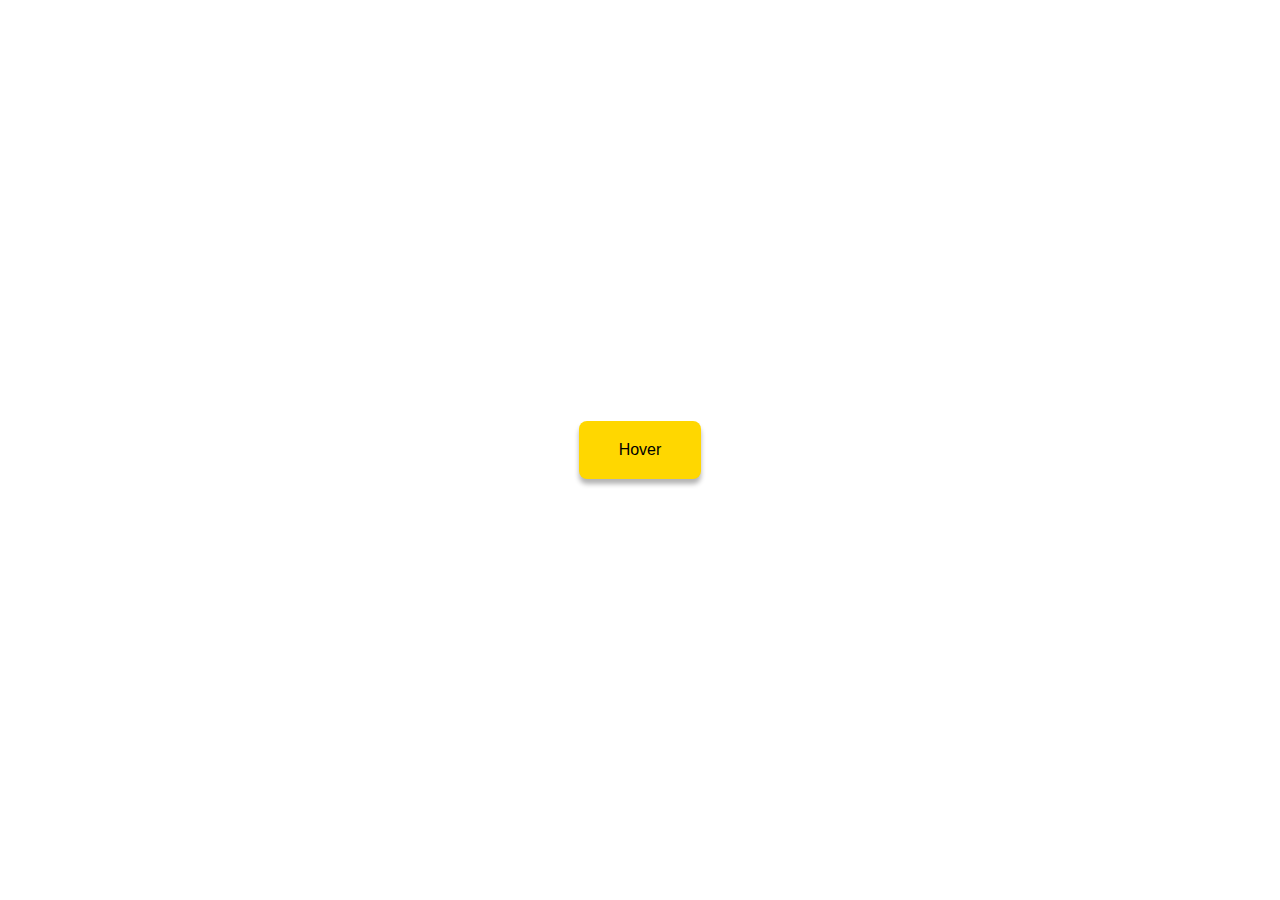
<file: btn-ripple-efct/index.html>
<!DOCTYPE html>
<html lang="en">
<head>
    <meta charset="UTF-8">
    <meta name="viewport" content="width=device-width, initial-scale=1.0">
    <title>Document</title>
    <link rel="stylesheet" href="./style.css">
</head>
<body>
    <a href="" class="btn">Hover</a>
    <script src="./index.js"></script>
</body>
</html>
</file>
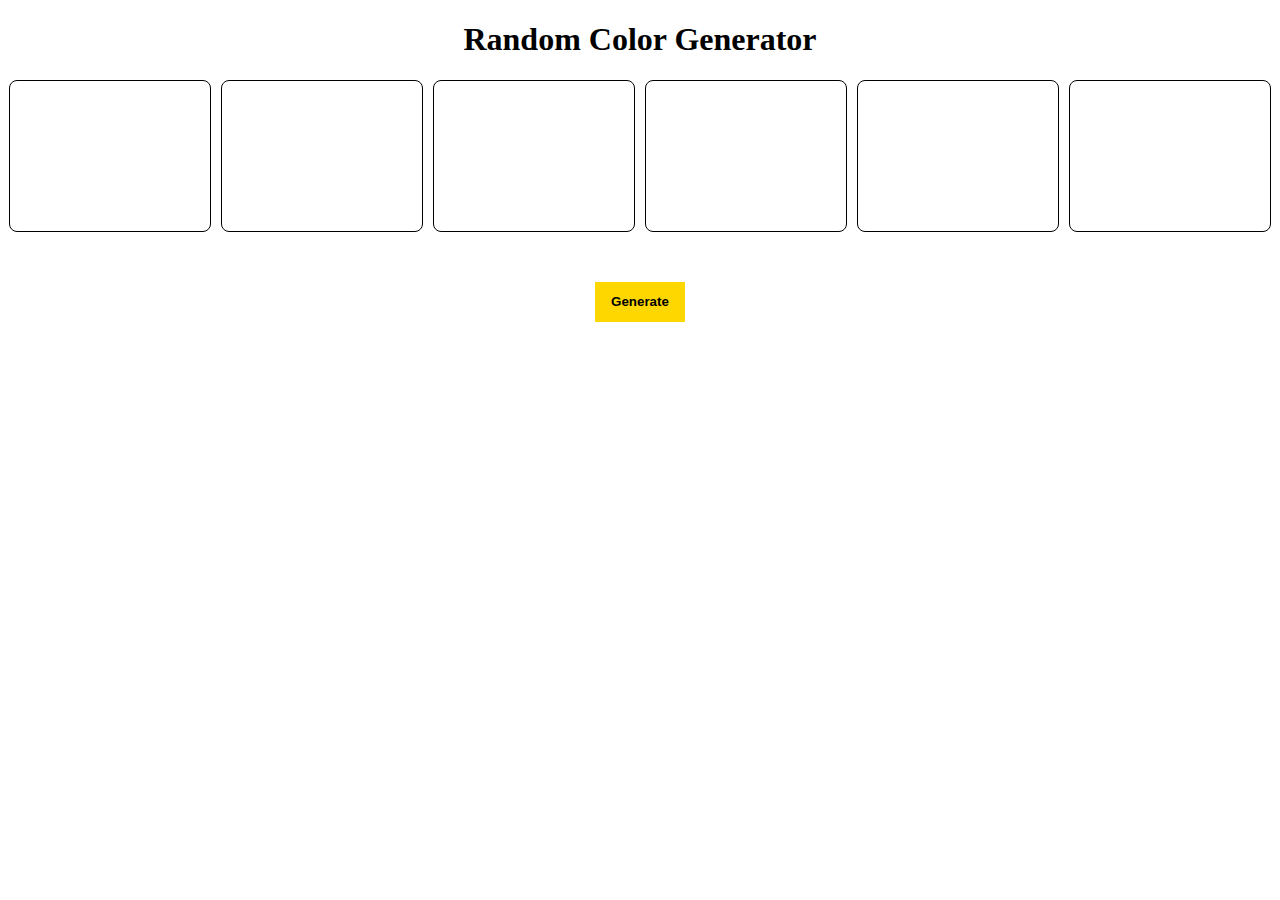
<file: clr-generator/index.html>
<!DOCTYPE html>
<html lang="en">
<head>
    <meta charset="UTF-8">
    <meta name="viewport" content="width=device-width, initial-scale=1.0">
    <title>Document</title>
</head>
<style>
    body{
        margin: 0px;
        font-family: cursive;
        text-align: center;
    }
   .container{
     display: flex;
     flex-wrap: wrap;
     justify-content: center;
     margin: 10px auto;
     gap: 10px;
   }

   .clr_ele{
    width: 200px;
    height: 150px;
    border: 1px solid #000;
    border-radius: 8px;
    display: flex;
    justify-content: center;
    align-items: center;
   }

   button{
    width: 90px;
    height: 40px;
    border: none;
    margin-top: 40px;
    background: gold;
    cursor: pointer;
    transition: all 0.3s;
    font-weight: bold;
   }

   button:active{
    box-shadow: 0 6px 3px rgba(0,0,0,0.5);
   }

</style>
<body>
    <h1>Random Color Generator</h1>
    <div class="container">
        <div class="clr_ele"></div>
        <div class="clr_ele"></div>
        <div class="clr_ele"></div>
        <div class="clr_ele"></div>
        <div class="clr_ele"></div>
        <div class="clr_ele"></div>
    </div>

    <button>Generate</button>

    <script>
        let div = document.querySelectorAll(".clr_ele");
        let butt = document.querySelector("button");

        function pu(){
          div.forEach((i) => {
              i.style.background = clrGenerator();
              i.innerText = clrGenerator();
          })

          function clrGenerator(){
             let r = Math.floor(Math.random()*255);
             let g = Math.floor(Math.random()*255);
             let b = Math.floor(Math.random()*255);

             let rgb = `rgb(${r}, ${g}, ${b})`;
             return rgb;
          }
       }

         butt.onclick = pu;
    </script>
</body>
</html>
</file>
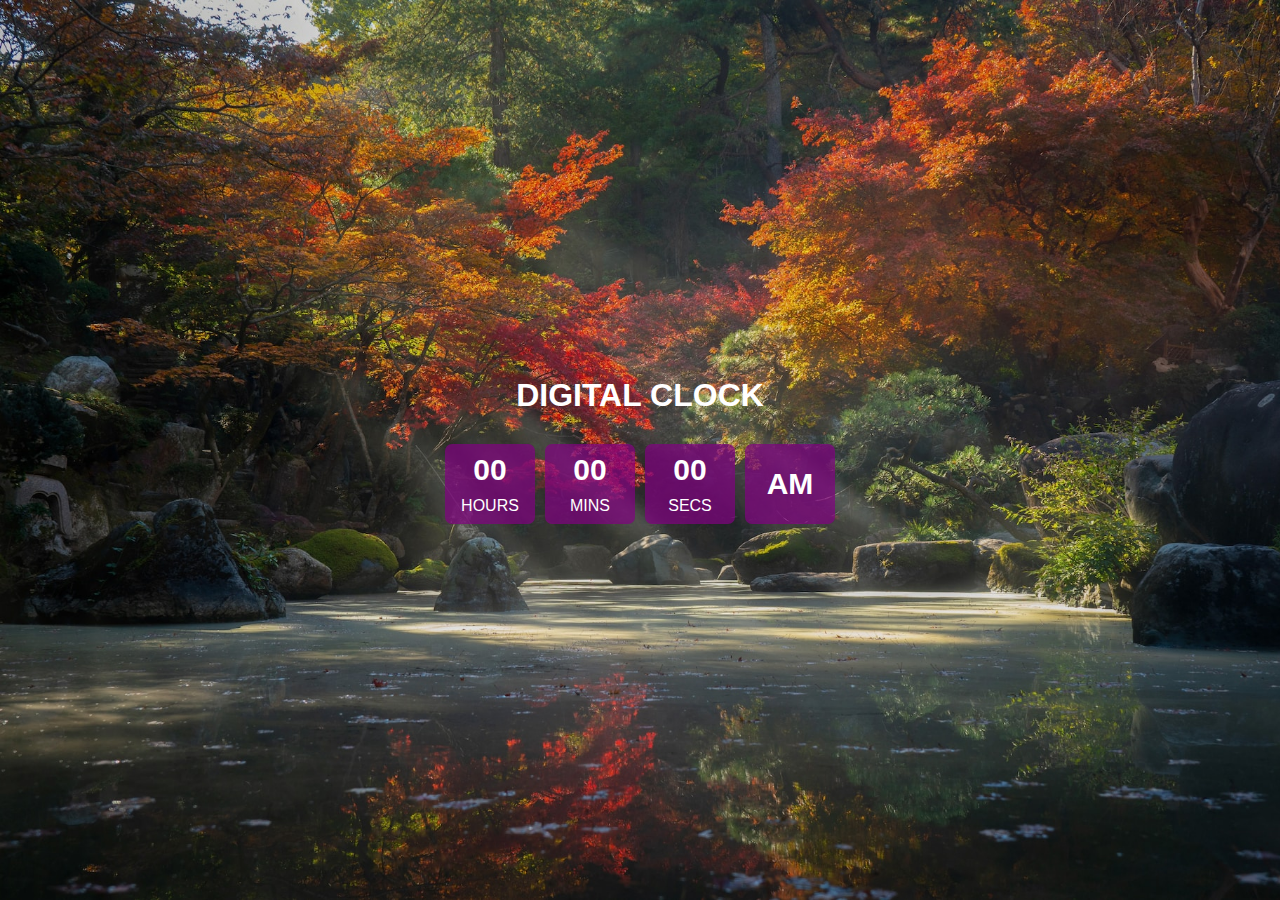
<file: digital-clock/index.html>
<!DOCTYPE html>
<html lang="en">
<head>
    <meta charset="UTF-8">
    <meta name="viewport" content="width=device-width, initial-scale=1.0">
    <title>Document</title>
    <link rel="stylesheet" href="./style.css" />
</head>
<body>
    <div class="container">
        <h1>DIGITAL CLOCK</h1>
        <div class="d-clk">
         <div class="clock">
             <span id="hour">00</span>
             <span>HOURS</span>
         </div>
         <div class="clock">
             <span id="min">00</span>
             <span>MINS</span>
         </div>
         <div class="clock">
             <span id="sec">00</span>
             <span>SECS</span>
         </div>
         <div class="clock">
             <span id="ampm">AM</span>
         </div>
        </div>
    </div>

    <script src="./index.js"></script>
</body>
</html>
</file>
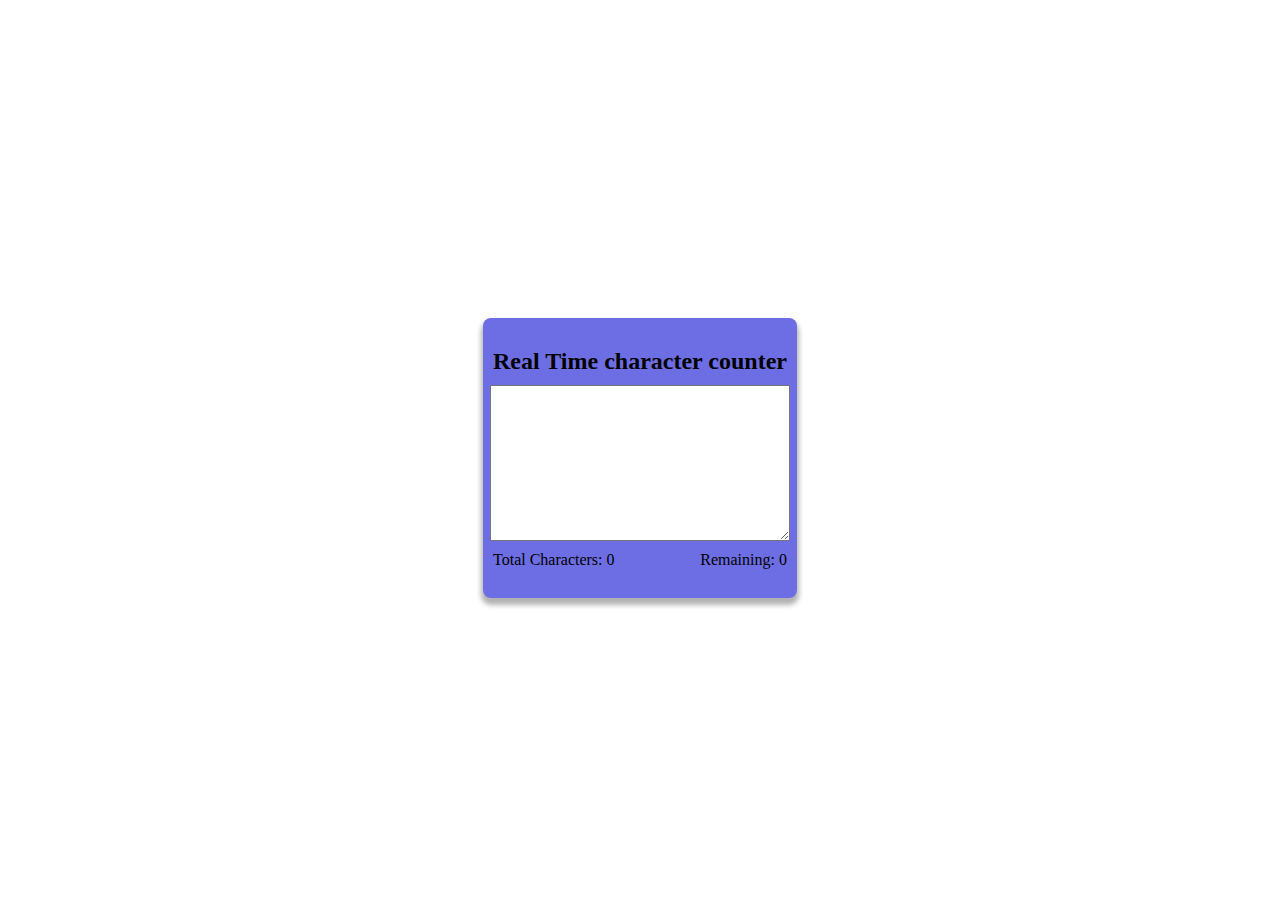
<file: input/index.html>
<!DOCTYPE html>
<html lang="en">
<head>
    <meta charset="UTF-8">
    <meta name="viewport" content="width=device-width, initial-scale=1.0">
    <title>Document</title>
    <style>
        body{
            height: 100vh;
            display: flex;
            justify-content: center;
            align-items: center;
            font-family: cursive;
        }
        .container{
            min-width: 300px;
            min-height: 280px;
            background: #6e6ee4;
            box-sizing: border-box;
            box-shadow: 0 5px 5px 2px rgba(0,0,0,0.3);
            padding: 10px;
            border-radius: 8px;
            display: flex;
            flex-direction: column;
            justify-content: center;
            align-items: center;
        }
        h2{
            margin: 0px;
            margin-bottom: 10px;
        }
        #textarea{
            width: 100%;
            margin-bottom: 10px;
        }

        .stats{
            width: 100%;
            display: flex;
            justify-content: space-between;
            align-items: center;
        }

    </style>
</head>
<body>
    <div class="container">
        <h2 class="heading">Real Time character counter</h2>
        <textarea name="" id="textarea" cols="30" rows="10" maxlength="50"></textarea>
        <div class="stats">
            <span class="len">Total Characters: 0</span>
            <span class="rem">Remaining: 0</span>
        </div>
    </div>
    <script src="./index.js"></script>
</body>
</html>
</file>
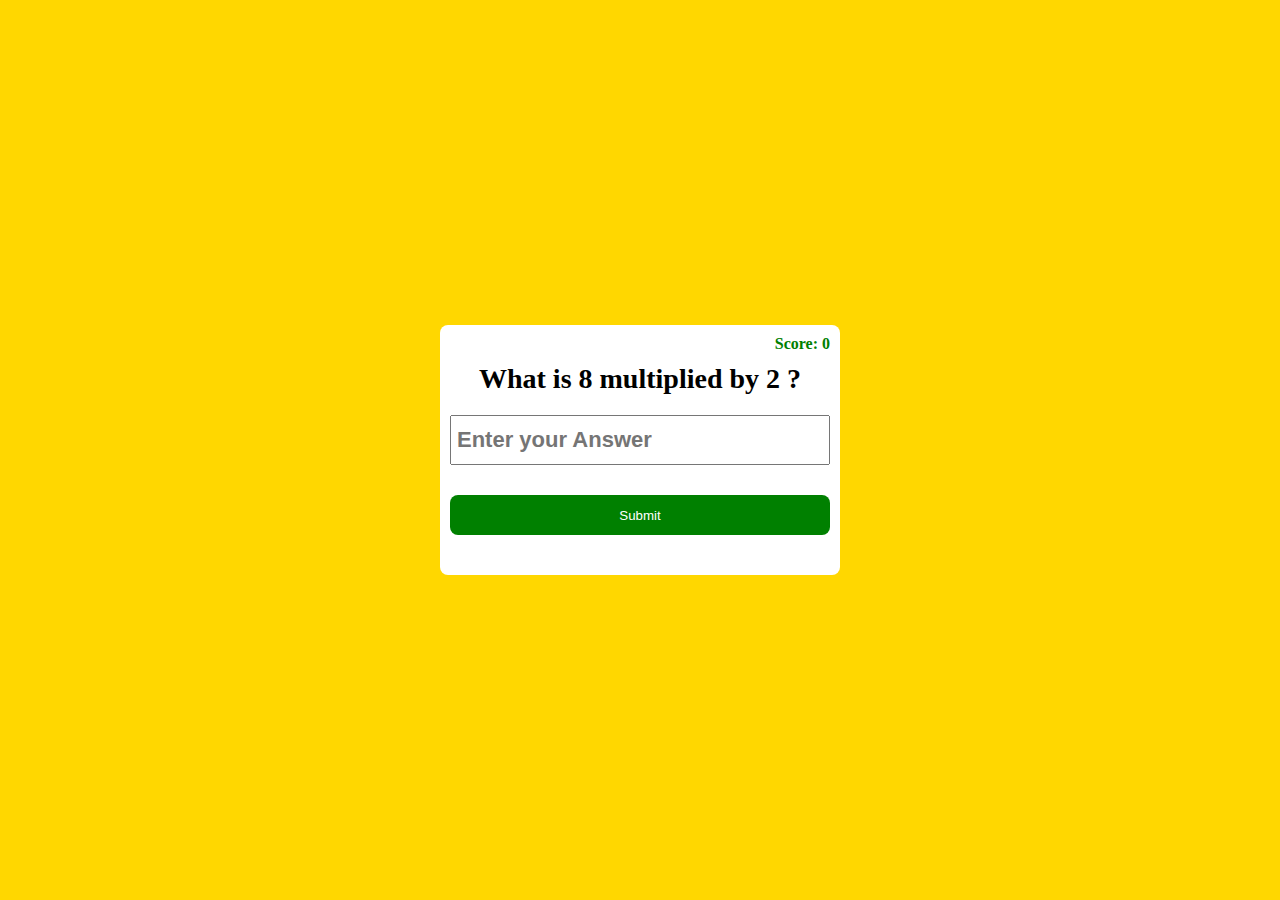
<file: multiplication/index.html>
<!DOCTYPE html>
<html lang="en">
<head>
    <meta charset="UTF-8">
    <meta name="viewport" content="width=device-width, initial-scale=1.0">
    <title>Multiplication</title>
    <link rel="stylesheet" href="./style.css" />
</head>
<body>
    <form id="form">
       <h4 id="score">Score: 0</h4>
       <h2 id="question">What is 1 multipy by 1?</h2>
       <input type="text" id="ans" placeholder="Enter your Answer" autocomplete="off"/>
       <button id="btn">Submit</button>
    </form>
    <script src="./index.js"></script>
</body>
</html>
</file>
<file: btn-ripple-efct/style.css>
body{
    margin: 0px;
    height: 100vh;
    display: flex;
    justify-content: center;
    align-items: center;
    font-family: sans-serif;
}

.btn{
    padding: 20px 40px;
    background: gold;
    text-decoration: none;
    border-radius: 8px;
    color: black;
    box-shadow: 0 5px 5px rgba(0,0,0,0.3);
    position: relative;
    overflow: hidden;
    z-index: 10;
}

.btn::after{
    content: "";
    background-color: orangered;
    width: 0px;
    height: 0px;
    border-radius: 50%;
    position: absolute;
    top: var(--xVal);  /*check js*/
    left: var(--yVal);  /*check js*/
    transform: translate(-50%, -50%);
    transition: width 0.4s, height 0.4s;
    z-index: -10;
}

.btn:hover::after{
    width: 300px;
    height: 300px;
}
</file>
<file: digital-clock/style.css>
*{
    margin: 0;
    padding: 0;
    box-sizing: border-box;
}
body{
    height: 100vh;
    font-family: sans-serif;
}
.container{
   height: 100%;
   background: url('../images/lucas-calloch-P-yzuyWFEIk-unsplash.jpg');
   background-size: cover;
   display: flex;
   flex-direction: column;
   align-items: center;
   justify-content: center;
   color: white;
}

.d-clk{
    display: flex;
    gap: 10px;
    margin-top: 30px;
}
.clock{
    display: flex;
    background: rgba(130, 1, 130, 0.7);
    flex-direction: column;
    gap: 10px;
    align-items: center;
    justify-content: center;
    height: 80px;
    width: 90px;
    border-radius: 7px;
}

.clock span:nth-child(1){
    font-size: 30px;
    font-weight: bold;
}
</file>
<file: multiplication/style.css>
*{
    margin: 0px;
    padding: 0px;
    box-sizing: border-box;
}

body{
  display: flex;
  justify-content: center;
  align-items: center;
  height: 100vh;
  background: gold;
}

#form{
    width: 400px;
    height: 250px;
    padding: 10px;
    background: #fff;
    font-family: cursive;
    border-radius: 8px;
}

#score{
    text-align: right;
    margin-bottom: 10px;
    color: green;
}

#question{
    text-align: center;
    font-size: 28px;
    margin-bottom: 20px;
}

#ans{
    display: block;
    width: 100%;
    margin-bottom: 30px;
    padding: 5px;
    height: 50px;
    color: green;
    font-size: 22px;
    font-weight: 600;
}

#btn{
    display: block;
    width: 100%;
    height: 40px;
    cursor: pointer;
    color: #fff;
    background: green;
    border: none;
    border-radius: 8px;
}
</file>
